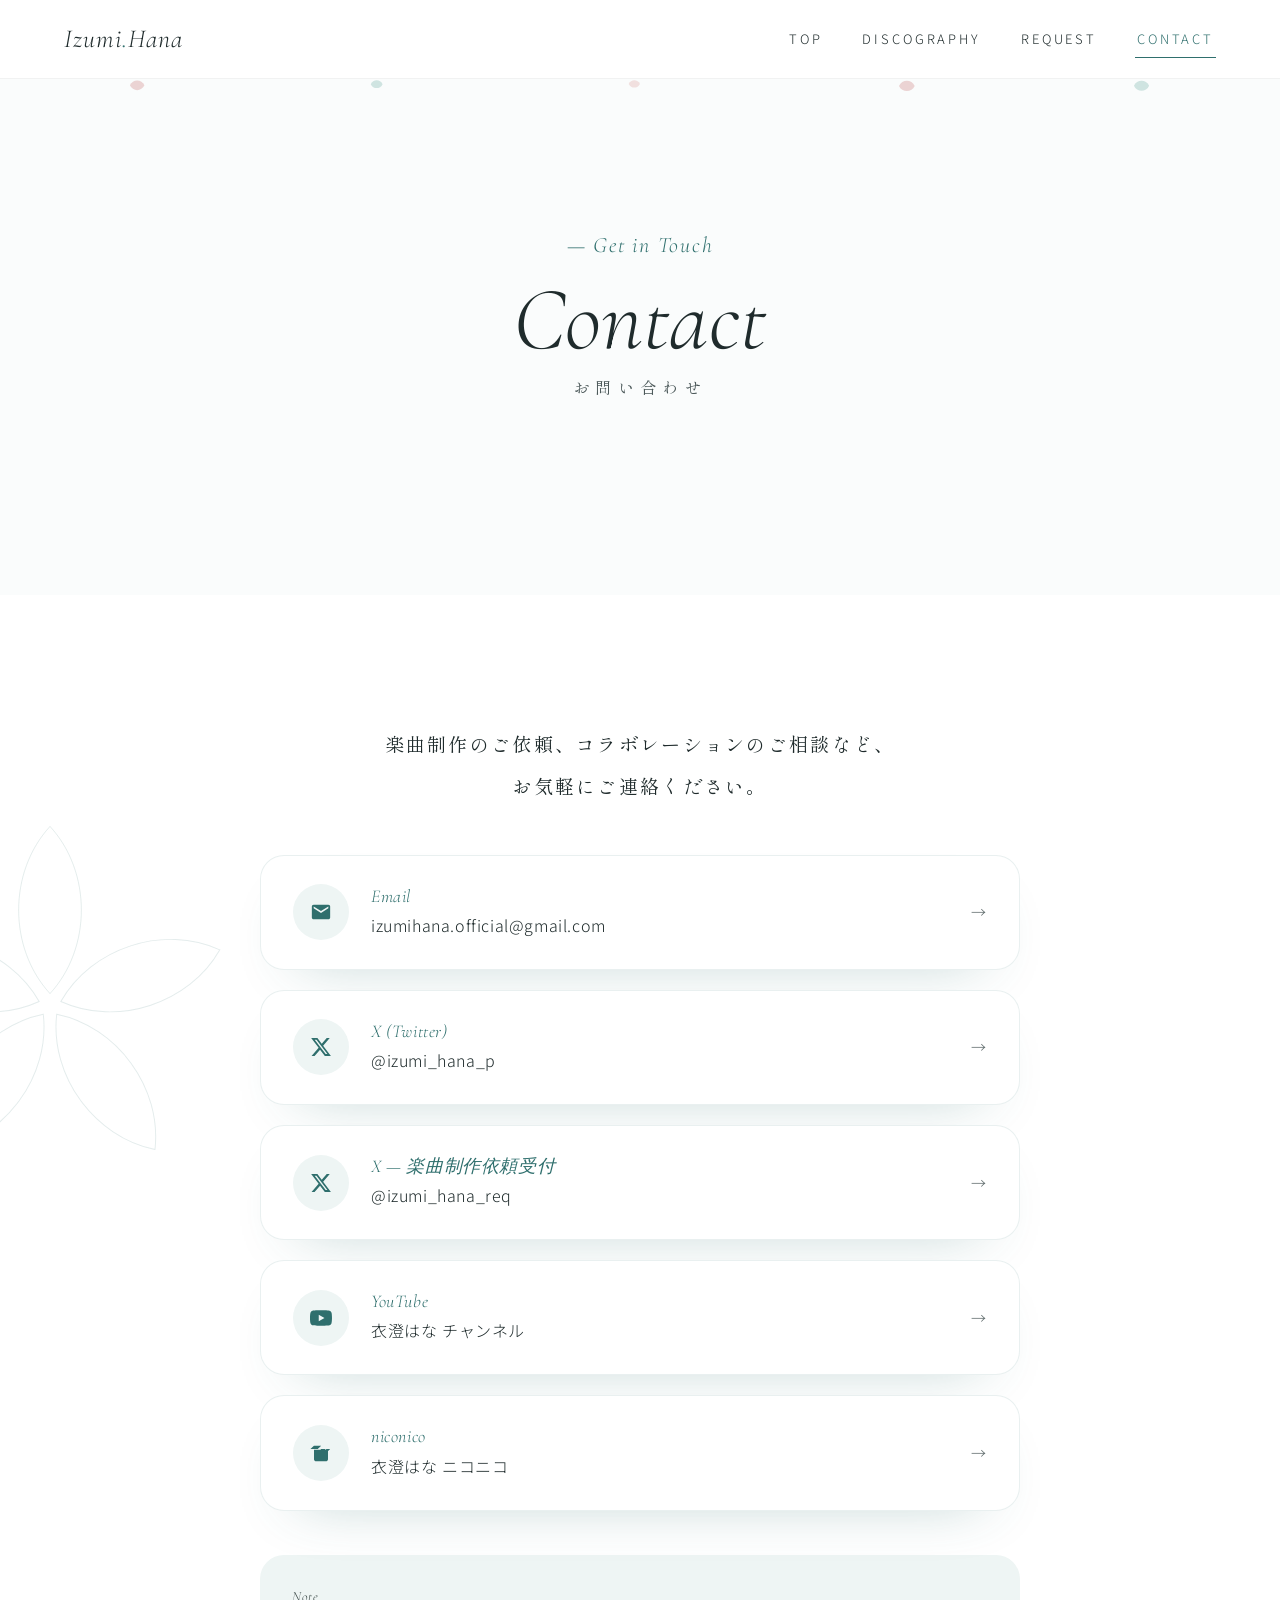
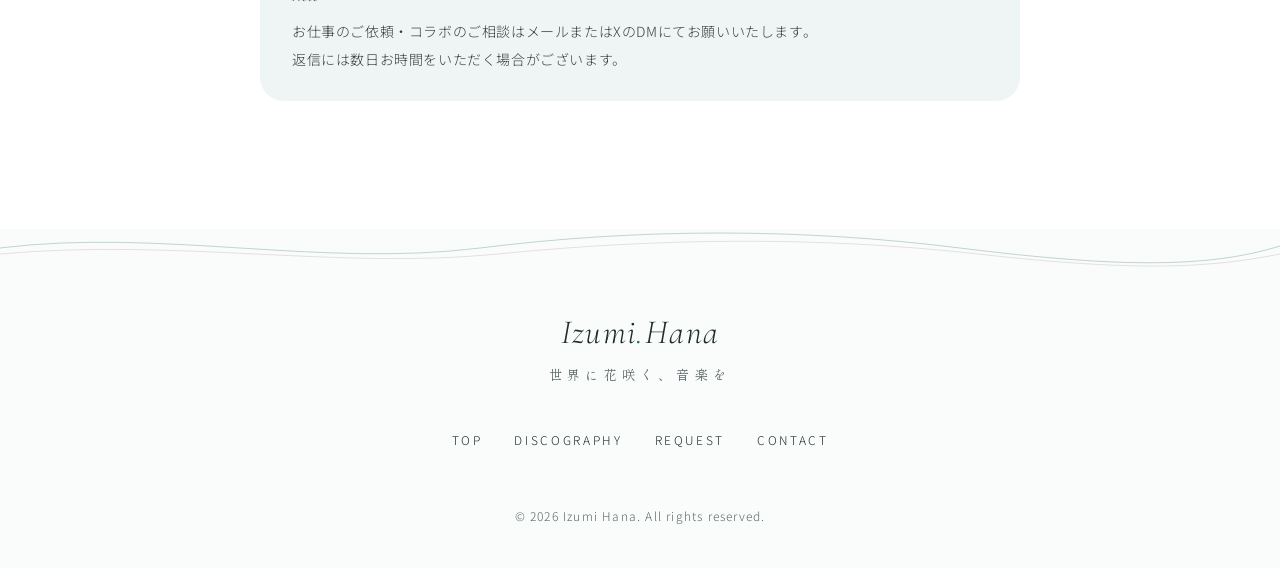
<file: contact.html>
<!DOCTYPE html>
<html lang="ja">
<head>
  <meta charset="UTF-8">
  <meta name="viewport" content="width=device-width, initial-scale=1.0">
  <title>Contact | 衣澄はな</title>
  <meta name="description" content="衣澄はな（いずみはな）へのお問い合わせ。楽曲制作のご依頼やコラボレーションのご相談はこちらから。">
  <script>document.documentElement.classList.add('js');</script>
  <link rel="preconnect" href="https://fonts.googleapis.com">
  <link rel="preconnect" href="https://fonts.gstatic.com" crossorigin>
  <link href="https://fonts.googleapis.com/css2?family=Cormorant+Garamond:ital,wght@0,300;0,400;1,300;1,400&family=Shippori+Mincho:wght@400;500&family=Noto+Sans+JP:wght@300;400;500&display=swap" rel="stylesheet">
  <link rel="stylesheet" href="css/style.css">
</head>
<body>

  <!-- ===== Header ===== -->
  <header class="header">
    <div class="container">
      <a href="index.html" class="logo">Izumi<span>.</span>Hana</a>
      <nav aria-label="メイン">
        <ul class="nav-list">
          <li><a href="index.html" class="navlink">Top</a></li>
          <li><a href="discography.html" class="navlink">Discography</a></li>
          <li><a href="request.html" class="navlink">Request</a></li>
          <li><a href="contact.html" class="navlink active" aria-current="page">Contact</a></li>
        </ul>
      </nav>
      <button class="menu-toggle" aria-label="メニューを開く" aria-expanded="false">
        <span></span><span></span><span></span>
      </button>
    </div>
  </header>

  <main>
    <!-- ===== Page Header ===== -->
    <section class="page-hero">
      <div class="petals" data-count="5" aria-hidden="true"></div>
      <div class="page-hero-inner">
        <p class="section-label rise" style="animation-delay:.1s">— Get in Touch</p>
        <h1 class="rise" style="animation-delay:.3s">Contact</h1>
        <p class="page-hero-sub rise" style="animation-delay:.5s">お問い合わせ</p>
      </div>
      <div class="pond pond--sm" aria-hidden="true">
        <span class="drop"></span>
        <span class="pring"></span>
        <span class="pring d3"></span>
      </div>
    </section>

    <!-- ===== Contact ===== -->
    <section class="section">
      <svg class="side-flower spin hide-sm" viewBox="-100 -100 200 200" aria-hidden="true">
        <g fill="none" stroke="rgba(47,111,109,.22)" stroke-width=".5">
          <path d="M0 -6C22 -30 22 -70 0 -94C-22 -70 -22 -30 0 -6Z"/>
          <path d="M0 -6C22 -30 22 -70 0 -94C-22 -70 -22 -30 0 -6Z" transform="rotate(72)"/>
          <path d="M0 -6C22 -30 22 -70 0 -94C-22 -70 -22 -30 0 -6Z" transform="rotate(144)"/>
          <path d="M0 -6C22 -30 22 -70 0 -94C-22 -70 -22 -30 0 -6Z" transform="rotate(216)"/>
          <path d="M0 -6C22 -30 22 -70 0 -94C-22 -70 -22 -30 0 -6Z" transform="rotate(288)"/>
        </g>
      </svg>

      <div class="contact-wrap">
        <p class="contact-intro reveal">楽曲制作のご依頼、コラボレーションのご相談など、<br>お気軽にご連絡ください。</p>

        <a href="mailto:izumihana.official@gmail.com" class="method reveal">
          <span class="wave" aria-hidden="true"></span>
          <span class="ic"><svg viewBox="0 0 24 24" aria-hidden="true"><path d="M20 4H4c-1.1 0-1.99.9-1.99 2L2 18c0 1.1.9 2 2 2h16c1.1 0 2-.9 2-2V6c0-1.1-.9-2-2-2zm0 4l-8 5-8-5V6l8 5 8-5v2z"/></svg></span>
          <span class="method-info">
            <span class="method-label">Email</span>
            <span class="method-value">izumihana.official@gmail.com</span>
          </span>
          <span class="arrow" aria-hidden="true">→</span>
        </a>

        <a href="https://x.com/izumi_hana_p" target="_blank" rel="noopener" class="method reveal">
          <span class="wave" aria-hidden="true"></span>
          <span class="ic"><svg viewBox="0 0 24 24" aria-hidden="true"><path d="M18.244 2.25h3.308l-7.227 8.26 8.502 11.24H16.17l-5.214-6.817L4.99 21.75H1.68l7.73-8.835L1.254 2.25H8.08l4.713 6.231zm-1.161 17.52h1.833L7.084 4.126H5.117z"/></svg></span>
          <span class="method-info">
            <span class="method-label">X (Twitter)</span>
            <span class="method-value">@izumi_hana_p</span>
          </span>
          <span class="arrow" aria-hidden="true">→</span>
        </a>

        <a href="https://x.com/izumi_hana_req" target="_blank" rel="noopener" class="method reveal">
          <span class="wave" aria-hidden="true"></span>
          <span class="ic"><svg viewBox="0 0 24 24" aria-hidden="true"><path d="M18.244 2.25h3.308l-7.227 8.26 8.502 11.24H16.17l-5.214-6.817L4.99 21.75H1.68l7.73-8.835L1.254 2.25H8.08l4.713 6.231zm-1.161 17.52h1.833L7.084 4.126H5.117z"/></svg></span>
          <span class="method-info">
            <span class="method-label">X — 楽曲制作依頼受付</span>
            <span class="method-value">@izumi_hana_req</span>
          </span>
          <span class="arrow" aria-hidden="true">→</span>
        </a>

        <a href="https://www.youtube.com/channel/UCELzzvRnGaEkKQrtYte62rw" target="_blank" rel="noopener" class="method reveal">
          <span class="wave" aria-hidden="true"></span>
          <span class="ic"><svg viewBox="0 0 24 24" aria-hidden="true"><path d="M23.498 6.186a3.016 3.016 0 0 0-2.122-2.136C19.505 3.545 12 3.545 12 3.545s-7.505 0-9.377.505A3.017 3.017 0 0 0 .502 6.186C0 8.07 0 12 0 12s0 3.93.502 5.814a3.016 3.016 0 0 0 2.122 2.136c1.871.505 9.376.505 9.376.505s7.505 0 9.377-.505a3.015 3.015 0 0 0 2.122-2.136C24 15.93 24 12 24 12s0-3.93-.502-5.814zM9.545 15.568V8.432L15.818 12l-6.273 3.568z"/></svg></span>
          <span class="method-info">
            <span class="method-label">YouTube</span>
            <span class="method-value">衣澄はな チャンネル</span>
          </span>
          <span class="arrow" aria-hidden="true">→</span>
        </a>

        <a href="https://www.nicovideo.jp/user/130683542" target="_blank" rel="noopener" class="method reveal">
          <span class="wave" aria-hidden="true"></span>
          <span class="ic"><svg viewBox="0 0 24 24" aria-hidden="true"><path d="M.4787 7.534l3.8213-3.534h4.7574l-3.8213 3.534zm7.0213-3.534h4.7574l-3.8213 3.534h-4.7574zm12.1574 4.534v9.932c0 1.392-1.1293 2.534-2.5213 2.534h-10.2722c-1.392 0-2.5213-1.142-2.5213-2.534v-9.932zm-4.85 4.57l-3.4 1.88v-3.76zm-2.607-5.57h4.7574l-3.8213 3.534h-4.7574zm5.7574 0h4.1213l-3.8213 3.534h-4.0787z"/></svg></span>
          <span class="method-info">
            <span class="method-label">niconico</span>
            <span class="method-value">衣澄はな ニコニコ</span>
          </span>
          <span class="arrow" aria-hidden="true">→</span>
        </a>

        <div class="note reveal">
          <p class="note-label">Note</p>
          <p>お仕事のご依頼・コラボのご相談はメールまたはXのDMにてお願いいたします。<br>返信には数日お時間をいただく場合がございます。</p>
        </div>
      </div>
    </section>
  </main>

  <!-- ===== Footer ===== -->
  <footer class="footer">
    <svg class="footer-wave" viewBox="0 0 1440 40" preserveAspectRatio="none" aria-hidden="true">
      <path class="shimmer" d="M0 20 C 180 0, 360 40, 540 20 S 900 0, 1080 20 S 1360 40, 1440 18" fill="none" stroke="rgba(47,111,109,.3)" stroke-width="1"/>
      <path d="M0 26 C 200 10, 380 42, 560 26 S 920 8, 1100 26 S 1360 40, 1440 26" fill="none" stroke="rgba(138,80,82,.18)" stroke-width="1"/>
    </svg>
    <p class="footer-logo">Izumi<span>.</span>Hana</p>
    <p class="footer-tag">世界に花咲く、音楽を</p>
    <nav class="footer-nav" aria-label="フッター">
      <a href="index.html" class="navlink">Top</a>
      <a href="discography.html" class="navlink">Discography</a>
      <a href="request.html" class="navlink">Request</a>
      <a href="contact.html" class="navlink">Contact</a>
    </nav>
    <p class="footer-copy">&copy; 2026 Izumi Hana. All rights reserved.</p>
  </footer>

  <script src="js/main.js"></script>
</body>
</html>
</file>
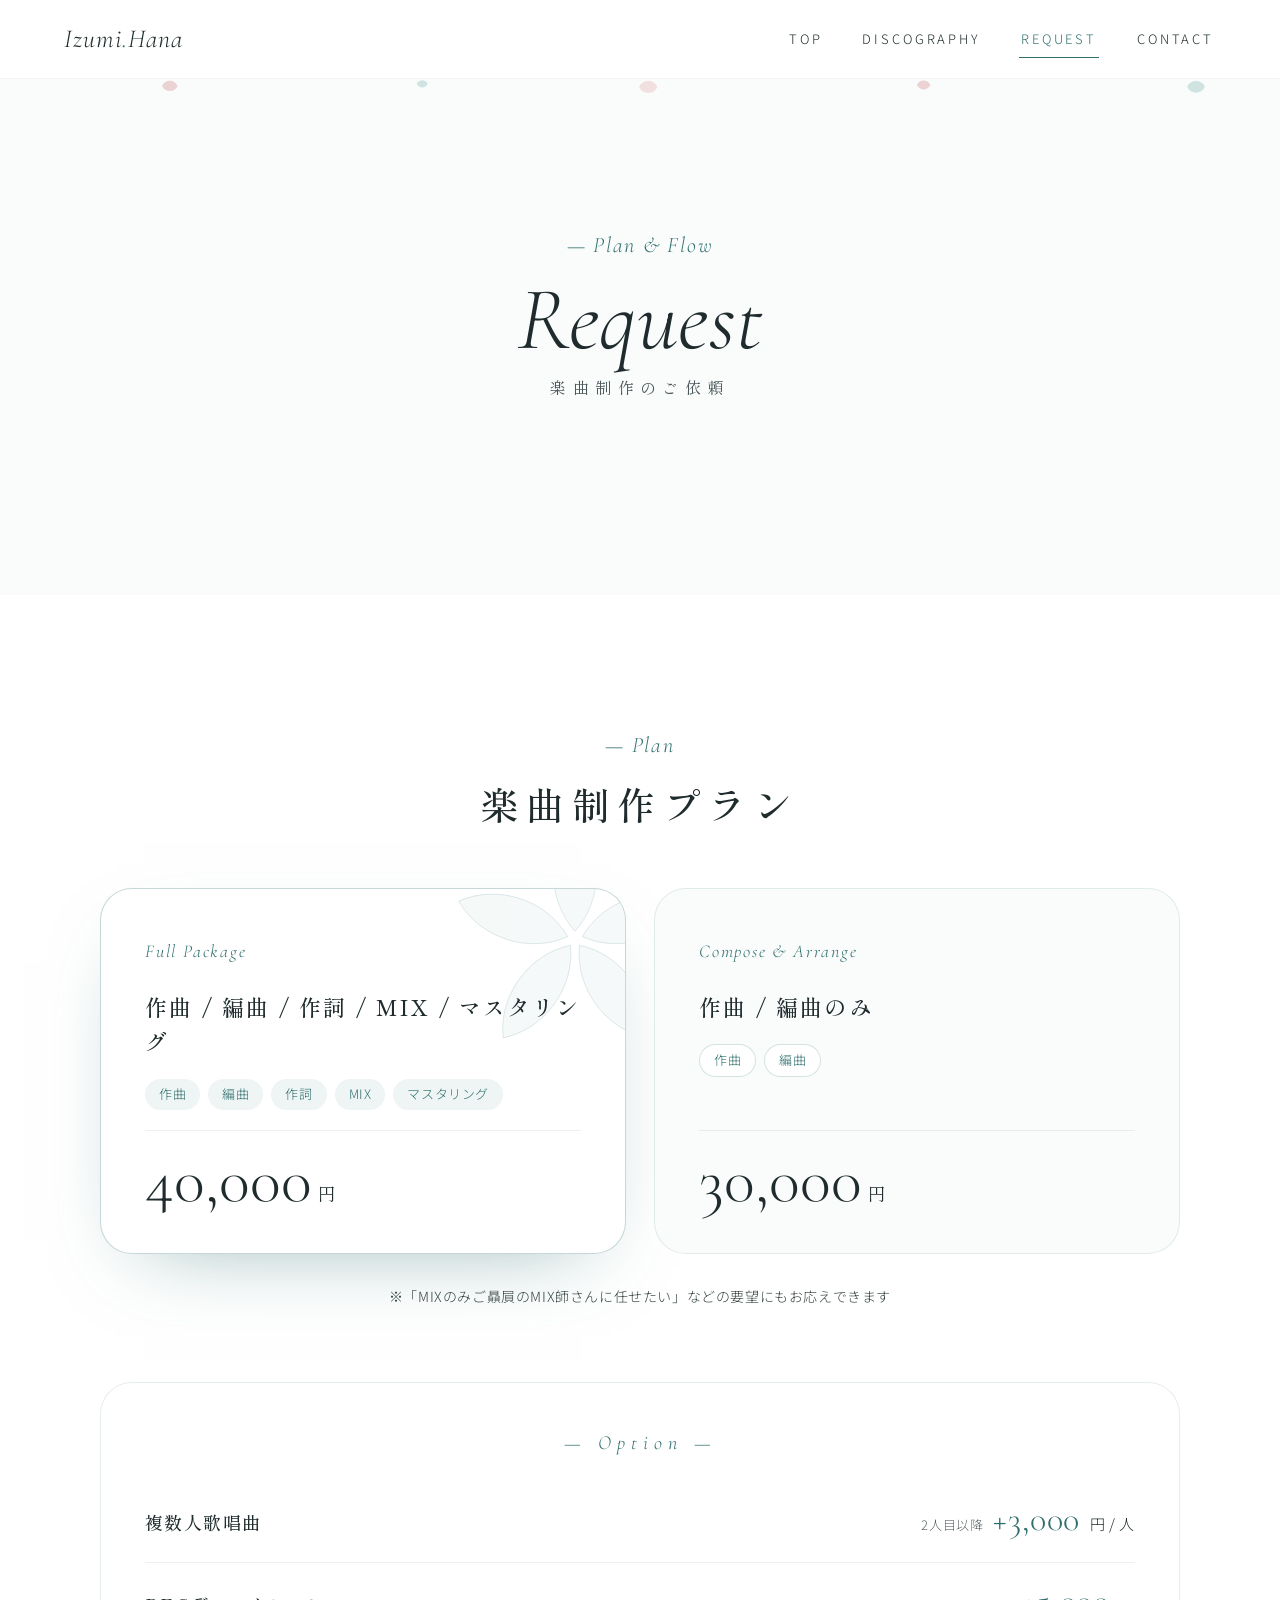
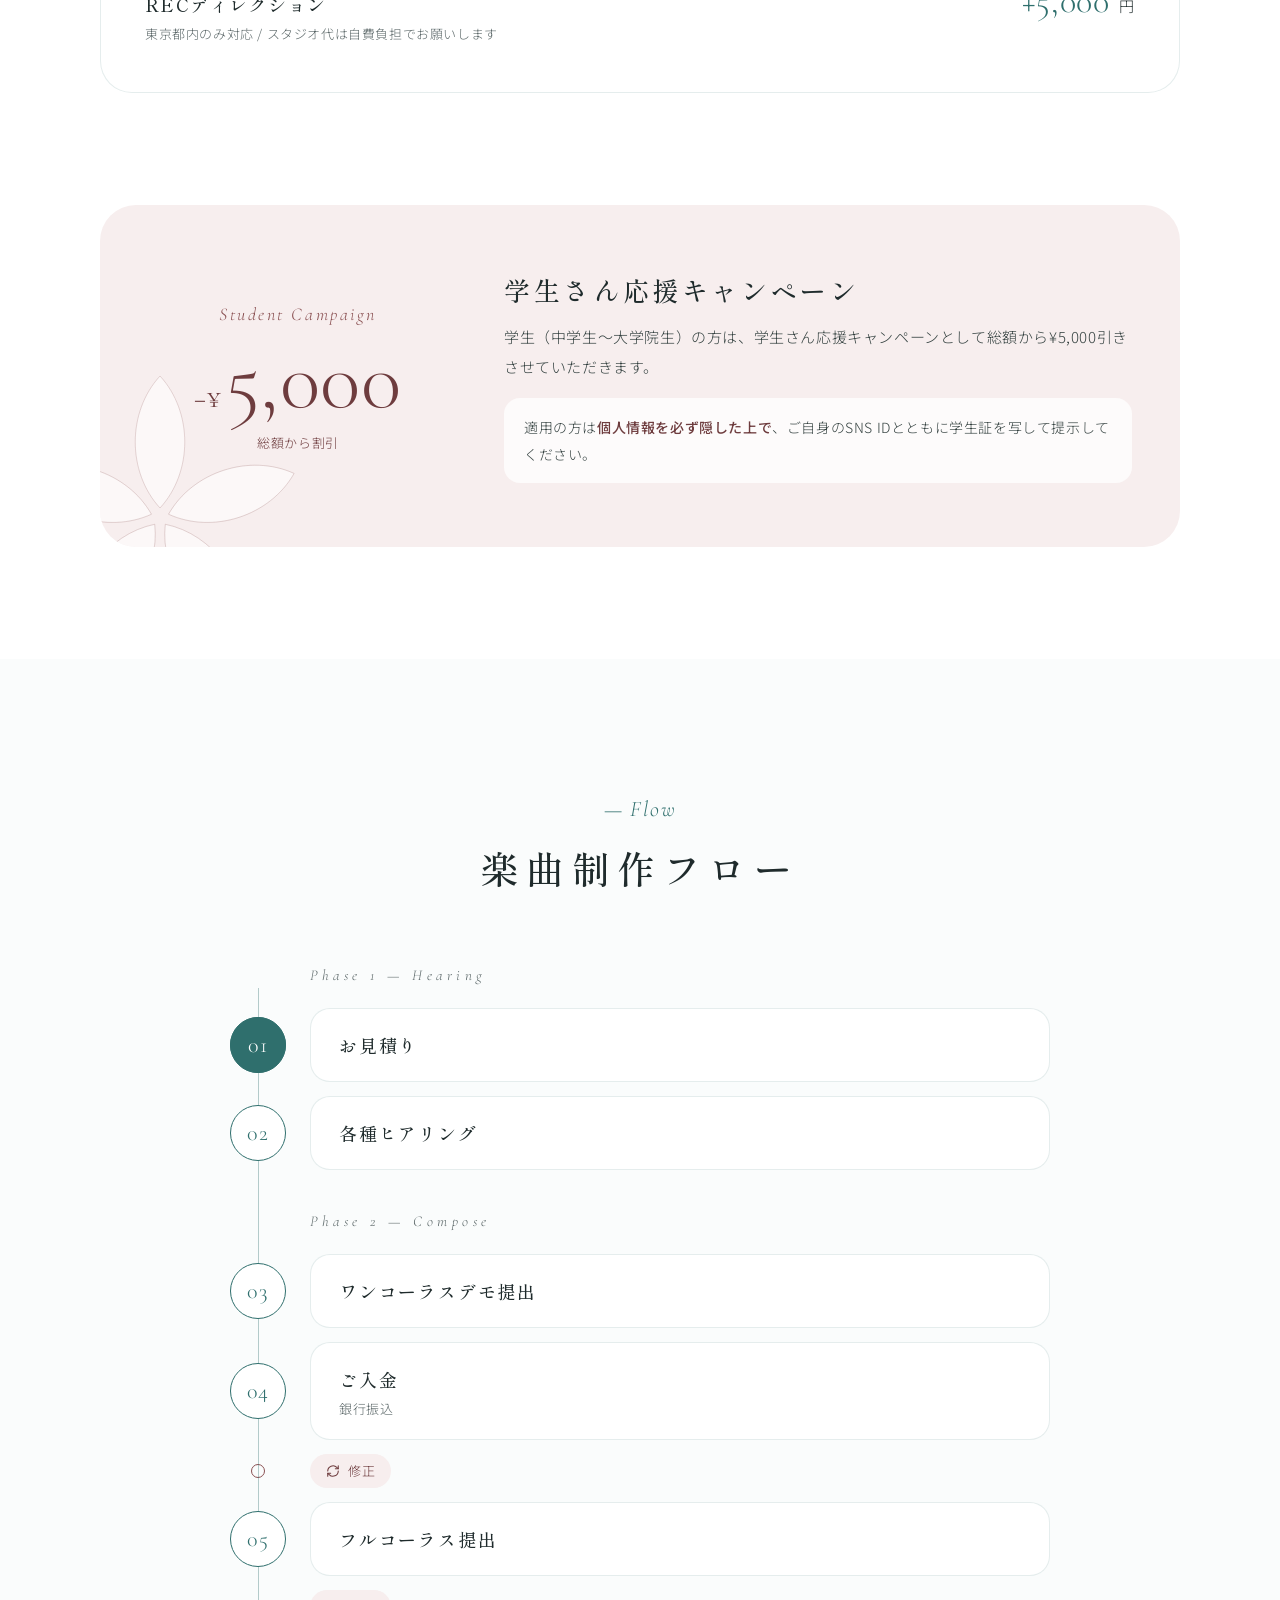
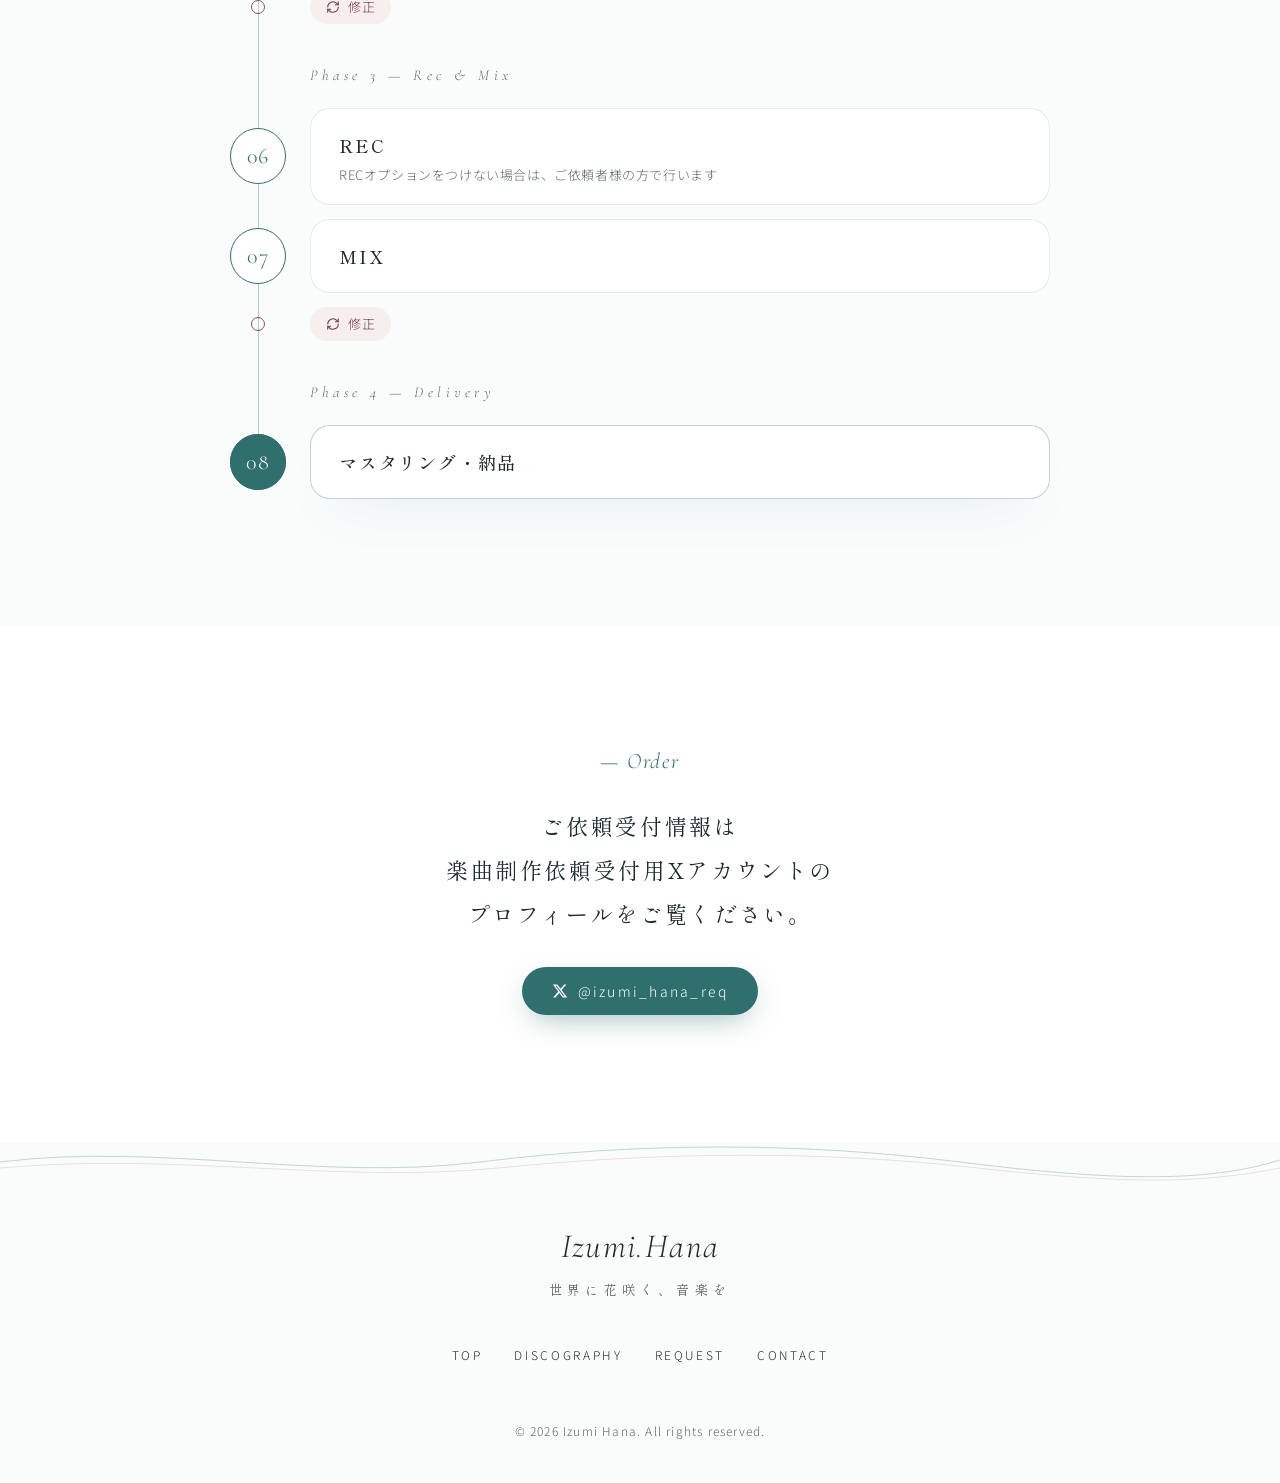
<file: request.html>
<!DOCTYPE html>
<html lang="ja">
<head>
  <meta charset="UTF-8">
  <meta name="viewport" content="width=device-width, initial-scale=1.0">
  <title>Request | 衣澄はな</title>
  <meta name="description" content="衣澄はな（いずみはな）の楽曲制作プラン・料金・制作フロー・学生割引のご案内。">
  <script>document.documentElement.classList.add('js');</script>
  <link rel="preconnect" href="https://fonts.googleapis.com">
  <link rel="preconnect" href="https://fonts.gstatic.com" crossorigin>
  <link href="https://fonts.googleapis.com/css2?family=Cormorant+Garamond:ital,wght@0,300;0,400;1,300;1,400&family=Shippori+Mincho:wght@400;500&family=Noto+Sans+JP:wght@300;400;500&display=swap" rel="stylesheet">
  <link rel="stylesheet" href="css/style.css">
</head>
<body>

  <!-- ===== Header ===== -->
  <header class="header">
    <div class="container">
      <a href="index.html" class="logo">Izumi<span>.</span>Hana</a>
      <nav aria-label="メイン">
        <ul class="nav-list">
          <li><a href="index.html" class="navlink">Top</a></li>
          <li><a href="discography.html" class="navlink">Discography</a></li>
          <li><a href="request.html" class="navlink active" aria-current="page">Request</a></li>
          <li><a href="contact.html" class="navlink">Contact</a></li>
        </ul>
      </nav>
      <button class="menu-toggle" aria-label="メニューを開く" aria-expanded="false">
        <span></span><span></span><span></span>
      </button>
    </div>
  </header>

  <main>
    <!-- ===== Page Header ===== -->
    <section class="page-hero">
      <div class="petals" data-count="5" aria-hidden="true"></div>
      <div class="page-hero-inner">
        <p class="section-label rise" style="animation-delay:.1s">— Plan &amp; Flow</p>
        <h1 class="rise" style="animation-delay:.3s">Request</h1>
        <p class="page-hero-sub rise" style="animation-delay:.5s">楽曲制作のご依頼</p>
      </div>
      <div class="pond pond--sm" aria-hidden="true">
        <span class="drop"></span>
        <span class="pring"></span>
        <span class="pring d3"></span>
      </div>
    </section>

    <!-- ===== Plan ===== -->
    <section class="section" id="plan" style="padding-bottom:5rem">
      <div class="narrow">
        <div class="section-head reveal">
          <p class="section-label">— Plan</p>
          <h2 class="section-heading">楽曲制作プラン</h2>
        </div>

        <div class="plans">
          <div class="plan plan--main reveal">
            <svg class="plan-flower spin" viewBox="-100 -100 200 200" aria-hidden="true">
              <g fill="rgba(238,245,244,.8)" stroke="rgba(47,111,109,.25)" stroke-width=".6">
                <path d="M0 -6C22 -30 22 -70 0 -94C-22 -70 -22 -30 0 -6Z"/>
                <path d="M0 -6C22 -30 22 -70 0 -94C-22 -70 -22 -30 0 -6Z" transform="rotate(72)"/>
                <path d="M0 -6C22 -30 22 -70 0 -94C-22 -70 -22 -30 0 -6Z" transform="rotate(144)"/>
                <path d="M0 -6C22 -30 22 -70 0 -94C-22 -70 -22 -30 0 -6Z" transform="rotate(216)"/>
                <path d="M0 -6C22 -30 22 -70 0 -94C-22 -70 -22 -30 0 -6Z" transform="rotate(288)"/>
              </g>
            </svg>
            <span class="plan-kind">Full Package</span>
            <h3>作曲 / 編曲 / 作詞 / MIX / マスタリング</h3>
            <div class="chips">
              <span class="chip">作曲</span><span class="chip">編曲</span><span class="chip">作詞</span><span class="chip">MIX</span><span class="chip">マスタリング</span>
            </div>
            <p class="price"><span class="num">40,000</span><span class="unit">円</span></p>
          </div>

          <div class="plan reveal" style="transition-delay:.15s">
            <span class="plan-kind">Compose &amp; Arrange</span>
            <h3>作曲 / 編曲のみ</h3>
            <div class="chips">
              <span class="chip">作曲</span><span class="chip">編曲</span>
            </div>
            <p class="price"><span class="num">30,000</span><span class="unit">円</span></p>
          </div>
        </div>

        <p class="plan-note reveal">※「MIXのみご贔屓のMIX師さんに任せたい」などの要望にもお応えできます</p>

        <div class="options reveal">
          <p class="options-title">— Option —</p>
          <div class="option-row">
            <span class="option-name"><b>複数人歌唱曲</b></span>
            <span class="option-price"><small>2人目以降</small><span class="num">+3,000</span><span>円 / 人</span></span>
          </div>
          <div class="option-row">
            <span class="option-name">
              <b>RECディレクション</b>
              <small>東京都内のみ対応 / スタジオ代は自費負担でお願いします</small>
            </span>
            <span class="option-price"><span class="num">+5,000</span><span>円</span></span>
          </div>
        </div>
      </div>
    </section>

    <!-- ===== Discount ===== -->
    <section class="discount-wrap">
      <div class="discount narrow reveal">
        <svg class="discount-flower spin" viewBox="-100 -100 200 200" aria-hidden="true">
          <g fill="rgba(255,255,255,.65)" stroke="rgba(138,80,82,.25)" stroke-width=".6">
            <path d="M0 -6C22 -30 22 -70 0 -94C-22 -70 -22 -30 0 -6Z"/>
            <path d="M0 -6C22 -30 22 -70 0 -94C-22 -70 -22 -30 0 -6Z" transform="rotate(72)"/>
            <path d="M0 -6C22 -30 22 -70 0 -94C-22 -70 -22 -30 0 -6Z" transform="rotate(144)"/>
            <path d="M0 -6C22 -30 22 -70 0 -94C-22 -70 -22 -30 0 -6Z" transform="rotate(216)"/>
            <path d="M0 -6C22 -30 22 -70 0 -94C-22 -70 -22 -30 0 -6Z" transform="rotate(288)"/>
          </g>
        </svg>
        <div class="discount-badge">
          <p class="en-label">Student Campaign</p>
          <p class="discount-amount"><span class="yen">−¥</span><span class="num">5,000</span></p>
          <small>総額から割引</small>
        </div>
        <div class="discount-body">
          <h2>学生さん応援キャンペーン</h2>
          <p>学生（中学生〜大学院生）の方は、学生さん応援キャンペーンとして総額から¥5,000引きさせていただきます。</p>
          <p class="cond">適用の方は<b>個人情報を必ず隠した上で</b>、ご自身のSNS IDとともに学生証を写して提示してください。</p>
        </div>
      </div>
    </section>

    <!-- ===== Flow ===== -->
    <section class="section section--soft" id="flow">
      <div class="section-head reveal" style="margin-bottom:64px">
        <p class="section-label">— Flow</p>
        <h2 class="section-heading">楽曲制作フロー</h2>
      </div>

      <div class="flow">
        <span class="flow-rail" aria-hidden="true"></span>
        <span class="flow-drop-track" aria-hidden="true"><span class="flow-drop"></span></span>

        <ol>
          <li class="flow-phase reveal">Phase 1 — Hearing</li>
          <li class="flow-step reveal"><span class="flow-no flow-no--key">01</span><span class="flow-card"><b>お見積り</b></span></li>
          <li class="flow-step reveal"><span class="flow-no">02</span><span class="flow-card"><b>各種ヒアリング</b></span></li>

          <li class="flow-phase reveal">Phase 2 — Compose</li>
          <li class="flow-step reveal"><span class="flow-no">03</span><span class="flow-card"><b>ワンコーラスデモ提出</b></span></li>
          <li class="flow-step reveal"><span class="flow-no">04</span><span class="flow-card"><b>ご入金</b><small>銀行振込</small></span></li>
          <li class="flow-step reveal"><span class="flow-fix-dot" aria-hidden="true"></span><span class="flow-fix"><svg width="14" height="14" viewBox="0 0 24 24" fill="none" stroke="currentColor" stroke-width="1.8" stroke-linecap="round" stroke-linejoin="round" aria-hidden="true"><path d="M3 12a9 9 0 0 1 15.5-6.2L21 8"/><path d="M21 3v5h-5"/><path d="M21 12a9 9 0 0 1-15.5 6.2L3 16"/><path d="M3 21v-5h5"/></svg>修正</span></li>
          <li class="flow-step reveal"><span class="flow-no">05</span><span class="flow-card"><b>フルコーラス提出</b></span></li>
          <li class="flow-step reveal"><span class="flow-fix-dot" aria-hidden="true"></span><span class="flow-fix"><svg width="14" height="14" viewBox="0 0 24 24" fill="none" stroke="currentColor" stroke-width="1.8" stroke-linecap="round" stroke-linejoin="round" aria-hidden="true"><path d="M3 12a9 9 0 0 1 15.5-6.2L21 8"/><path d="M21 3v5h-5"/><path d="M21 12a9 9 0 0 1-15.5 6.2L3 16"/><path d="M3 21v-5h5"/></svg>修正</span></li>

          <li class="flow-phase reveal">Phase 3 — Rec &amp; Mix</li>
          <li class="flow-step reveal"><span class="flow-no">06</span><span class="flow-card"><b>REC</b><small>RECオプションをつけない場合は、ご依頼者様の方で行います</small></span></li>
          <li class="flow-step reveal"><span class="flow-no">07</span><span class="flow-card"><b>MIX</b></span></li>
          <li class="flow-step reveal"><span class="flow-fix-dot" aria-hidden="true"></span><span class="flow-fix"><svg width="14" height="14" viewBox="0 0 24 24" fill="none" stroke="currentColor" stroke-width="1.8" stroke-linecap="round" stroke-linejoin="round" aria-hidden="true"><path d="M3 12a9 9 0 0 1 15.5-6.2L21 8"/><path d="M21 3v5h-5"/><path d="M21 12a9 9 0 0 1-15.5 6.2L3 16"/><path d="M3 21v-5h5"/></svg>修正</span></li>

          <li class="flow-phase reveal">Phase 4 — Delivery</li>
          <li class="flow-step reveal"><span class="flow-no flow-no--key">08</span><span class="flow-card flow-card--final"><b>マスタリング・納品</b></span></li>
        </ol>
      </div>
    </section>

    <!-- ===== Order ===== -->
    <section class="order">
      <div class="order-inner reveal">
        <p class="section-label">— Order</p>
        <p class="mincho">ご依頼受付情報は<br>楽曲制作依頼受付用Xアカウントの<br>プロフィールをご覧ください。</p>
        <a href="https://x.com/izumi_hana_req" target="_blank" rel="noopener" class="btn btn-fill" style="margin-top:12px">
          <svg width="16" height="16" viewBox="0 0 24 24" aria-hidden="true"><path d="M18.244 2.25h3.308l-7.227 8.26 8.502 11.24H16.17l-5.214-6.817L4.99 21.75H1.68l7.73-8.835L1.254 2.25H8.08l4.713 6.231zm-1.161 17.52h1.833L7.084 4.126H5.117z"/></svg>
          @izumi_hana_req
        </a>
      </div>
    </section>
  </main>

  <!-- ===== Footer ===== -->
  <footer class="footer">
    <svg class="footer-wave" viewBox="0 0 1440 40" preserveAspectRatio="none" aria-hidden="true">
      <path class="shimmer" d="M0 20 C 180 0, 360 40, 540 20 S 900 0, 1080 20 S 1360 40, 1440 18" fill="none" stroke="rgba(47,111,109,.3)" stroke-width="1"/>
      <path d="M0 26 C 200 10, 380 42, 560 26 S 920 8, 1100 26 S 1360 40, 1440 26" fill="none" stroke="rgba(138,80,82,.18)" stroke-width="1"/>
    </svg>
    <p class="footer-logo">Izumi<span>.</span>Hana</p>
    <p class="footer-tag">世界に花咲く、音楽を</p>
    <nav class="footer-nav" aria-label="フッター">
      <a href="index.html" class="navlink">Top</a>
      <a href="discography.html" class="navlink">Discography</a>
      <a href="request.html" class="navlink">Request</a>
      <a href="contact.html" class="navlink">Contact</a>
    </nav>
    <p class="footer-copy">&copy; 2026 Izumi Hana. All rights reserved.</p>
  </footer>

  <script src="js/main.js"></script>
</body>
</html>
</file>
<file: css/style.css>
/* ============================================
   衣澄はな - HP
   White / Flower / Water
   ============================================ */

:root {
  --bg: #ffffff;
  --bg-soft: #fafcfc;
  --mist: #eef5f4;
  --blush: #f7eeee;
  --ink: #1f2b2c;
  --ink-2: #33403f;
  --sub: #5b6768;
  --accent: #2f6f6d;
  --accent-dark: #1f4f4d;
  --rose: #8a5052;
  --rose-dark: #6e3c3e;
  --water: #8fc0bc;
  --line: rgba(31, 43, 44, 0.08);
  --line-accent: rgba(47, 111, 109, 0.12);
  --shadow: 0 30px 80px -44px rgba(47, 111, 109, 0.55);
  --ease: cubic-bezier(0.2, 0.7, 0.2, 1);
  --font-en: 'Cormorant Garamond', serif;
  --font-mincho: 'Shippori Mincho', serif;
  --font-sans: 'Noto Sans JP', sans-serif;
}

*,
*::before,
*::after { box-sizing: border-box; }

html { scroll-behavior: smooth; }

body {
  margin: 0;
  background: var(--bg);
  color: var(--ink);
  font-family: var(--font-sans);
  font-weight: 300;
  font-size: 15px;
  line-height: 2;
  letter-spacing: 0.04em;
  overflow-x: hidden;
  -webkit-font-smoothing: antialiased;
}

img { max-width: 100%; display: block; }
a { color: var(--accent); }
a:hover { color: var(--accent-dark); }
h1, h2, h3, p { margin: 0; }

.en { font-family: var(--font-en); }
.mincho { font-family: var(--font-mincho); }
.container { max-width: 1200px; margin: 0 auto; padding: 0 1.5rem; }
.section { position: relative; padding: 8rem 1.5rem; overflow: hidden; }
.section--soft { background: var(--bg-soft); }
.center { text-align: center; }

/* ---------- Section titles ---------- */
.section-label {
  font-family: var(--font-en);
  font-size: 22px;
  font-style: italic;
  color: var(--accent);
  letter-spacing: 0.08em;
}
.section-heading {
  font-family: var(--font-mincho);
  font-weight: 500;
  font-size: 38px;
  letter-spacing: 0.2em;
  line-height: 1.5;
  margin-top: 8px;
}
.section-head { text-align: center; margin-bottom: 56px; }

/* ---------- Header ---------- */
.header {
  position: sticky;
  top: 0;
  z-index: 100;
  border-bottom: 1px solid rgba(31, 43, 44, 0.06);
  transition: box-shadow 0.5s var(--ease);
}
/* すりガラスは疑似要素に持たせる（header自体に backdrop-filter を付けると
   中の position: fixed なメニューが header 基準になり見切れるため） */
.header::before {
  content: '';
  position: absolute;
  inset: 0;
  z-index: -1;
  background: rgba(255, 255, 255, 0.72);
  backdrop-filter: blur(18px);
  -webkit-backdrop-filter: blur(18px);
  pointer-events: none;
}
.header.scrolled { box-shadow: 0 10px 40px -30px rgba(47, 111, 109, 0.5); }
.header .container {
  display: flex;
  align-items: center;
  justify-content: space-between;
  gap: 24px;
  padding-top: 14px;
  padding-bottom: 14px;
}
.logo {
  font-family: var(--font-en);
  font-size: 26px;
  font-style: italic;
  letter-spacing: 0.04em;
  line-height: 1.2;
  color: var(--ink);
  text-decoration: none;
}
.logo span { color: var(--accent); }
.logo:hover { color: var(--ink); }

.nav-list {
  display: flex;
  gap: 36px;
  margin: 0;
  padding: 0;
  list-style: none;
  font-size: 13px;
  letter-spacing: 0.22em;
  text-transform: uppercase;
}
.navlink {
  position: relative;
  display: inline-block;
  padding: 12px 2px;
  color: var(--ink);
  text-decoration: none;
}
.navlink::after {
  content: '';
  position: absolute;
  left: 0;
  right: 0;
  bottom: 6px;
  height: 1px;
  background: currentColor;
  transform: scaleX(0);
  transform-origin: right;
  transition: transform 0.5s var(--ease);
}
.navlink:hover,
.navlink.active { color: var(--accent); }
.navlink:hover::after,
.navlink.active::after { transform: scaleX(1); transform-origin: left; }

.menu-toggle {
  display: none;
  position: relative;
  z-index: 120;
  width: 44px;
  height: 44px;
  padding: 0;
  border: 0;
  background: none;
  cursor: pointer;
}
.menu-toggle span {
  position: absolute;
  left: 11px;
  width: 22px;
  height: 1px;
  background: var(--ink);
  transition: transform 0.4s var(--ease), opacity 0.3s;
}
.menu-toggle span:nth-child(1) { top: 16px; }
.menu-toggle span:nth-child(2) { top: 22px; }
.menu-toggle span:nth-child(3) { top: 28px; }
.menu-toggle.active span:nth-child(1) { transform: translateY(6px) rotate(45deg); }
.menu-toggle.active span:nth-child(2) { opacity: 0; }
.menu-toggle.active span:nth-child(3) { transform: translateY(-6px) rotate(-45deg); }

/* ---------- Buttons ---------- */
.btn {
  display: inline-flex;
  align-items: center;
  justify-content: center;
  gap: 10px;
  min-height: 48px;
  padding: 0 30px;
  border-radius: 999px;
  font-size: 14px;
  letter-spacing: 0.16em;
  text-decoration: none;
  transition: all 0.5s var(--ease);
}
.btn svg { fill: currentColor; }
.btn-fill {
  background: var(--accent);
  color: #fff;
  box-shadow: 0 10px 30px -10px rgba(47, 111, 109, 0.55);
}
.btn-fill:hover {
  color: #fff;
  transform: translateY(-2px);
  box-shadow: 0 16px 40px -12px rgba(47, 111, 109, 0.6);
}
.btn-line { border: 1px solid rgba(31, 43, 44, 0.25); color: var(--ink); }
.btn-line:hover { border-color: var(--accent); color: var(--accent); }

/* ---------- Keyframes ---------- */
@keyframes rise { from { opacity: 0; transform: translateY(28px); } to { opacity: 1; transform: none; } }
@keyframes ring { 0% { transform: scale(1); opacity: 0; } 12% { opacity: 0.75; } 100% { transform: scale(1.85); opacity: 0; } }
@keyframes ring-soft { 0% { transform: scale(0.4); opacity: 0; } 15% { opacity: 0.8; } 100% { transform: scale(1.6); opacity: 0; } }
@keyframes breathe { 0%, 100% { transform: scale(1.04); } 50% { transform: scale(1.1); } }
@keyframes spin { to { transform: rotate(360deg); } }
@keyframes draw { 0% { stroke-dashoffset: 1; opacity: 0; } 10% { opacity: 1; } 60%, 100% { stroke-dashoffset: 0; opacity: 1; } }
@keyframes bloom { 0% { transform: scale(0.2); opacity: 0; } 100% { transform: scale(1); opacity: 1; } }
@keyframes drop { 0% { transform: translateY(0) scaleY(1.2); opacity: 0; } 8% { opacity: 0.95; } 30% { transform: translateY(var(--fall, 240px)) scaleY(1.3); opacity: 0.95; } 31%, 100% { transform: translateY(var(--fall, 240px)); opacity: 0; } }
@keyframes pring { 0%, 30% { transform: scale(0.02); opacity: 0; } 31% { opacity: 0.9; } 100% { transform: scale(1); opacity: 0; } }
@keyframes splash { 0%, 30% { transform: translateY(0) scale(0); opacity: 0; } 32% { opacity: 1; transform: translateY(0) scale(1); } 45% { transform: translateY(-26px) scale(0.8); opacity: 0.8; } 58%, 100% { transform: translateY(0) scale(0.3); opacity: 0; } }
@keyframes fall { from { transform: translateY(-60px); } to { transform: translateY(var(--fall-to, 1000px)); } }
@keyframes sway { 0%, 100% { transform: translateX(-30px) rotate(-30deg) rotateY(0); } 50% { transform: translateX(40px) rotate(40deg) rotateY(160deg); } }
@keyframes shimmer { 0%, 100% { opacity: 0.35; } 50% { opacity: 0.8; } }
@keyframes flow { 0% { top: 0; opacity: 0; } 6% { opacity: 1; } 94% { opacity: 1; } 100% { top: 100%; opacity: 0; } }
@keyframes pulse { 0% { transform: scale(1); opacity: 0.6; } 100% { transform: scale(2.4); opacity: 0; } }
@keyframes hring { 0% { opacity: 0; transform: scale(0.3); } 20% { opacity: 1; } 100% { opacity: 0; transform: scale(1.4); } }
@keyframes skeleton { 0% { background-position: 200% 0; } 100% { background-position: -200% 0; } }

.rise { animation: rise 1.4s var(--ease) both; }
.spin { animation: spin 80s linear infinite; }
.spin-r { animation: spin 120s linear infinite reverse; }

/* scroll reveal (JS adds .visible) */
.js .reveal { opacity: 0; transform: translateY(28px); transition: opacity 1.2s var(--ease), transform 1.2s var(--ease); }
.js .reveal.visible { opacity: 1; transform: none; }

/* ---------- Petals ---------- */
.petals { position: absolute; inset: 0; overflow: hidden; pointer-events: none; }
.petal { position: absolute; top: 0; animation: fall linear infinite; }
.petal > span { display: block; animation: sway ease-in-out infinite; }
.petal svg { display: block; }

/* ---------- Hero ---------- */
.hero {
  position: relative;
  min-height: 880px;
  padding: 6rem 1.5rem 11rem;
  display: flex;
  align-items: center;
  overflow: hidden;
}
.hero-inner {
  position: relative;
  width: 100%;
  max-width: 1200px;
  margin: 0 auto;
  display: flex;
  flex-wrap: wrap;
  align-items: center;
  justify-content: space-between;
  gap: 3rem 2rem;
}
.hero-copy { flex: 1 1 420px; min-width: 0; display: flex; flex-direction: column; gap: 22px; }
.hero-eyebrow {
  display: flex;
  align-items: center;
  gap: 16px;
  color: var(--accent);
  font-size: 12px;
  font-weight: 400;
  letter-spacing: 0.4em;
  text-transform: uppercase;
}
.hero-eyebrow::before { content: ''; width: 48px; height: 1px; background: currentColor; }
.hero-title {
  font-family: var(--font-en);
  font-weight: 300;
  font-style: italic;
  font-size: clamp(4rem, 8.4vw, 8.25rem);
  line-height: 0.95;
  letter-spacing: -0.01em;
}
.hero-name { margin-top: 6px; font-family: var(--font-mincho); font-size: 20px; letter-spacing: 0.5em; color: #4a5758; }
.hero-tagline { font-family: var(--font-mincho); font-size: clamp(1.25rem, 2vw, 1.6rem); letter-spacing: 0.2em; line-height: 1.8; }
.hero-actions { display: flex; flex-wrap: wrap; gap: 14px; margin-top: 18px; }

.hero-visual {
  flex: 1 1 480px;
  min-width: 0;
  position: relative;
  height: 640px;
  display: flex;
  align-items: center;
  justify-content: center;
}
.ring {
  position: absolute;
  left: 50%;
  top: 50%;
  width: 460px;
  height: 460px;
  margin: -230px 0 0 -230px;
  border-radius: 50%;
  border: 1px solid rgba(47, 111, 109, 0.35);
  opacity: 0;
  animation: ring 7.5s cubic-bezier(0.2, 0.6, 0.3, 1) infinite;
}
.ring:nth-child(2) { animation-delay: 2.5s; border-color: rgba(47, 111, 109, 0.3); }
.ring:nth-child(3) { animation-delay: 5s; border-color: rgba(138, 80, 82, 0.25); }
.orbit { position: absolute; left: 50%; top: 50%; width: 560px; height: 560px; margin: -280px 0 0 -280px; }
.orb {
  position: relative;
  width: 440px;
  height: 440px;
  border-radius: 50%;
  overflow: hidden;
  border: 10px solid #fff;
  box-shadow: 0 40px 90px -30px rgba(47, 111, 109, 0.45), 0 0 0 1px rgba(47, 111, 109, 0.12);
  animation: bloom 2.4s var(--ease) 0.5s both;
}
.orb img { width: 100%; height: 100%; object-fit: cover; object-position: 70% 40%; animation: breathe 14s ease-in-out infinite; }
.flower-hero { position: absolute; left: 0; bottom: 40px; width: 230px; height: 230px; }
.flower-hero .draw { stroke-dasharray: 1; stroke-dashoffset: 1; animation: draw 6s cubic-bezier(0.4, 0, 0.2, 1) both; }
.flower-small { position: absolute; right: 30px; top: 40px; width: 90px; height: 90px; }

/* pond + drop */
.pond { position: absolute; left: 50%; bottom: 36px; width: 360px; height: 150px; margin-left: -180px; pointer-events: none; }
.drop {
  position: absolute;
  left: 50%;
  top: -170px;
  width: 9px;
  height: 13px;
  margin-left: -4.5px;
  background: var(--water);
  border-radius: 50% 50% 50% 50% / 62% 62% 38% 38%;
  opacity: 0;
  animation: drop 4.2s cubic-bezier(0.55, 0, 1, 0.45) infinite;
}
.splash { position: absolute; top: 66px; border-radius: 50%; background: var(--water); opacity: 0; animation: splash 4.2s ease-out infinite; }
.pring {
  position: absolute;
  left: 50%;
  top: 70px;
  width: 340px;
  height: 70px;
  margin: -35px 0 0 -170px;
  border-radius: 50%;
  border: 1px solid rgba(47, 111, 109, 0.55);
  opacity: 0;
  animation: pring 4.2s cubic-bezier(0.1, 0.6, 0.3, 1) infinite;
}
.pring.d2 { animation-delay: 0.35s; border-color: rgba(47, 111, 109, 0.4); }
.pring.d3 { animation-delay: 0.7s; border-color: rgba(138, 80, 82, 0.3); }
.scroll-label { position: absolute; left: 0; right: 0; bottom: 0; text-align: center; font-size: 11px; letter-spacing: 0.45em; text-transform: uppercase; color: var(--sub); }

/* small pond used in page headers */
.pond--sm { position: relative; left: auto; bottom: auto; width: 260px; height: 90px; margin: 30px auto -40px; }
.pond--sm .drop { top: -110px; width: 8px; height: 12px; margin-left: -4px; --fall: 150px; }
.pond--sm .pring { top: 40px; width: 240px; height: 50px; margin: -25px 0 0 -120px; }

/* ---------- Page header ---------- */
.page-hero { position: relative; padding: 9rem 1.5rem 7rem; text-align: center; background: var(--bg-soft); overflow: hidden; }
.page-hero .petal { --fall-to: 700px; }
.page-hero-inner { position: relative; }
.page-hero h1 {
  margin: 6px 0 4px;
  font-family: var(--font-en);
  font-size: clamp(3.5rem, 7vw, 6.5rem);
  font-weight: 300;
  font-style: italic;
  line-height: 1.05;
}
.page-hero-sub { font-family: var(--font-mincho); font-size: 16px; letter-spacing: 0.4em; color: #4a5758; }
.page-flower { position: absolute; left: 50%; top: 50%; width: 520px; height: 520px; margin: -260px 0 0 -260px; opacity: 0.55; }

/* ---------- About ---------- */
.about-flower { position: absolute; right: -120px; top: -60px; width: 420px; height: 420px; opacity: 0.5; }
.about-grid { position: relative; max-width: 1120px; margin: 0 auto; display: flex; flex-wrap: wrap; gap: 4rem; align-items: flex-start; }
.about-text { flex: 1 1 380px; min-width: 0; display: flex; flex-direction: column; gap: 20px; }
.about-name { font-family: var(--font-mincho); font-size: 48px; font-weight: 500; letter-spacing: 0.14em; line-height: 1.4; }
.about-kana { margin-top: -10px; font-size: 13px; letter-spacing: 0.4em; color: var(--sub); }
.about-desc { margin-top: 18px; font-size: 16px; line-height: 2.3; color: var(--ink-2); }
.about-card {
  flex: 1 1 440px;
  min-width: 0;
  padding: 12px 36px;
  border-radius: 28px;
  background: #fff;
  border: 1px solid rgba(47, 111, 109, 0.08);
  box-shadow: 0 30px 80px -40px rgba(47, 111, 109, 0.35);
}
.about-card dl { margin: 0; }
.detail-row { display: flex; flex-wrap: wrap; gap: 4px 24px; padding: 22px 0; border-bottom: 1px solid var(--line); }
.detail-row:last-child { border-bottom: 0; }
.detail-row dt { width: 130px; font-family: var(--font-en); font-size: 17px; font-style: italic; color: var(--accent); }
.detail-row dd { margin: 0; flex: 1 1 200px; }
.tags { display: flex; flex-wrap: wrap; gap: 8px; }
.tag { padding: 4px 16px; border-radius: 999px; background: var(--mist); color: var(--accent); font-size: 13px; line-height: 1.9; }

/* ---------- Latest ---------- */
.latest { overflow: hidden; }
.latest-rings { position: absolute; left: 50%; top: 58%; width: 0; height: 0; pointer-events: none; }
.latest-rings span {
  position: absolute;
  width: 900px;
  height: 900px;
  margin: -450px 0 0 -450px;
  border-radius: 50%;
  border: 1px solid rgba(47, 111, 109, 0.16);
  opacity: 0;
  animation: ring 10s cubic-bezier(0.2, 0.6, 0.3, 1) infinite;
}
.latest-rings span:nth-child(2) { animation-delay: 3.3s; }
.latest-rings span:nth-child(3) { animation-delay: 6.6s; border-color: rgba(138, 80, 82, 0.12); }
.latest-inner { position: relative; max-width: 960px; margin: 0 auto; display: flex; flex-direction: column; align-items: center; gap: 18px; text-align: center; }
#latest-video { width: 100%; margin-top: 36px; }
.video-embed {
  position: relative;
  width: 100%;
  aspect-ratio: 16 / 9;
  border-radius: 28px;
  overflow: hidden;
  background: #f2f7f6;
  border: 10px solid #fff;
  box-shadow: 0 50px 100px -50px rgba(47, 111, 109, 0.5), 0 0 0 1px rgba(47, 111, 109, 0.1);
}
.video-embed iframe { position: absolute; inset: 0; width: 100%; height: 100%; border: 0; }
.video-embed--lazy { cursor: pointer; }
.video-embed--lazy img { position: absolute; inset: 0; width: 100%; height: 100%; object-fit: cover; transition: transform 1.2s var(--ease); }
.video-embed--lazy:hover img { transform: scale(1.03); }
.play-circle {
  position: absolute;
  left: 50%;
  top: 50%;
  width: 84px;
  height: 84px;
  margin: -42px 0 0 -42px;
  border-radius: 50%;
  background: rgba(255, 255, 255, 0.92);
  color: var(--accent);
  display: flex;
  align-items: center;
  justify-content: center;
  box-shadow: 0 16px 40px -16px rgba(47, 111, 109, 0.5);
  transition: transform 0.6s var(--ease);
}
.play-circle svg { width: 22px; height: 26px; fill: currentColor; margin-left: 4px; }
.video-embed--lazy:hover .play-circle { transform: scale(1.1); }
.play-circle::before,
.play-circle::after {
  content: '';
  position: absolute;
  inset: 0;
  border-radius: 50%;
  border: 1px solid rgba(255, 255, 255, 0.9);
  animation: pulse 3s ease-out infinite;
}
.play-circle::after { animation-delay: 1.5s; }
.video-caption { margin-top: 18px; font-family: var(--font-mincho); font-size: 17px; letter-spacing: 0.08em; }
.video-caption a { text-decoration: none; }

/* ---------- CTA band ---------- */
.cta-wrap { padding: 0 1.5rem 7rem; }
.cta-band {
  position: relative;
  overflow: hidden;
  max-width: 1120px;
  margin: 0 auto;
  border-radius: 36px;
  background: var(--mist);
  padding: 4.5rem 3rem;
  display: flex;
  flex-wrap: wrap;
  align-items: center;
  justify-content: space-between;
  gap: 2rem;
}
.cta-band > * { position: relative; }
.cta-band .cta-flower { position: absolute; right: -60px; bottom: -110px; width: 320px; height: 320px; opacity: 0.8; }
.cta-text { flex: 1 1 420px; min-width: 0; }
.cta-text h2 { margin: 8px 0 10px; font-family: var(--font-mincho); font-size: 32px; font-weight: 500; letter-spacing: 0.14em; line-height: 1.5; }
.cta-text p { color: var(--ink-2); }

/* ---------- SNS ---------- */
.sns-section { padding: 2rem 1.5rem 8rem; text-align: center; }
.sns-section .section-heading { margin: 10px 0 40px; font-size: 36px; letter-spacing: 0.24em; }
.sns-list { display: flex; justify-content: center; flex-wrap: wrap; gap: 40px; }
.sns-item { display: flex; flex-direction: column; align-items: center; gap: 12px; }
.sns-item span { font-family: var(--font-en); font-size: 15px; font-style: italic; color: var(--sub); }
.sns {
  width: 64px;
  height: 64px;
  border-radius: 50%;
  display: flex;
  align-items: center;
  justify-content: center;
  border: 1px solid rgba(47, 111, 109, 0.25);
  color: var(--accent);
  background: #fff;
  transition: all 0.5s var(--ease);
}
.sns:hover { background: var(--accent); color: #fff; transform: translateY(-3px); }
.sns svg { width: 22px; height: 22px; fill: currentColor; }

/* ---------- Footer ---------- */
.footer { position: relative; background: var(--bg-soft); padding: 5rem 1.5rem 2.5rem; text-align: center; }
.footer-wave { position: absolute; left: 0; top: -1px; width: 100%; height: 40px; display: block; }
.footer-wave .shimmer { animation: shimmer 5s ease-in-out infinite; }
.footer-logo { font-family: var(--font-en); font-size: 34px; font-style: italic; letter-spacing: 0.04em; line-height: 1.4; }
.footer-logo span { color: var(--accent); }
.footer-tag { margin: 6px 0 28px; font-family: var(--font-mincho); font-size: 13px; letter-spacing: 0.4em; color: var(--sub); }
.footer-nav { display: flex; flex-wrap: wrap; justify-content: center; gap: 0 28px; font-size: 12px; letter-spacing: 0.22em; text-transform: uppercase; }
.footer-copy { margin-top: 40px; font-size: 12px; color: var(--sub); letter-spacing: 0.1em; }

/* ---------- Discography ---------- */
.disco-grid { display: grid; grid-template-columns: repeat(auto-fill, minmax(min(100%, 320px), 1fr)); gap: 56px 36px; }
.disco-card { display: flex; flex-direction: column; gap: 16px; cursor: pointer; transition: transform 0.6s var(--ease); }
.disco-card:hover { transform: translateY(-6px); }
.disco-card .thumbnail {
  position: relative;
  aspect-ratio: 16 / 9;
  border-radius: 22px;
  overflow: hidden;
  background: #f2f7f6;
  border: 1px solid rgba(47, 111, 109, 0.1);
  transition: box-shadow 0.6s;
}
.disco-card:hover .thumbnail { box-shadow: 0 30px 60px -30px rgba(47, 111, 109, 0.55); }
.disco-card .thumbnail img { width: 100%; height: 100%; object-fit: cover; transition: transform 1.2s var(--ease); }
.disco-card:hover .thumbnail img { transform: scale(1.05); }
.disco-card .thumbnail iframe { position: absolute; inset: 0; width: 100%; height: 100%; border: 0; }
.t-ring {
  position: absolute;
  left: 50%;
  top: 50%;
  width: 220px;
  height: 220px;
  margin: -110px 0 0 -110px;
  border-radius: 50%;
  border: 1px solid rgba(255, 255, 255, 0.8);
  opacity: 0;
  pointer-events: none;
}
.disco-card:hover .t-ring { animation: ring-soft 2.6s ease-out infinite; }
.disco-card:hover .t-ring + .t-ring { animation-delay: 1.3s; }
.disco-card .play {
  position: absolute;
  left: 50%;
  top: 50%;
  width: 60px;
  height: 60px;
  margin: -30px 0 0 -30px;
  border-radius: 50%;
  background: rgba(255, 255, 255, 0.92);
  display: flex;
  align-items: center;
  justify-content: center;
  color: var(--accent);
  box-shadow: 0 14px 30px -14px rgba(47, 111, 109, 0.6);
  transition: transform 0.6s var(--ease);
}
.disco-card .play svg { width: 14px; height: 16px; fill: currentColor; margin-left: 3px; }
.disco-card:hover .play { transform: scale(1.12); }
.card-info { display: flex; align-items: baseline; gap: 16px; padding: 0 4px; }
.card-no { font-family: var(--font-en); font-size: 28px; font-style: italic; color: var(--accent); line-height: 1; }
.card-body { display: flex; flex-direction: column; gap: 2px; min-width: 0; }
.card-title { font-family: var(--font-mincho); font-size: 18px; font-weight: 500; letter-spacing: 0.06em; line-height: 1.6; }
.card-meta { font-size: 13px; color: var(--sub); }
.skeleton { background: linear-gradient(90deg, #f2f7f6 25%, #e6efee 50%, #f2f7f6 75%); background-size: 200% 100%; animation: skeleton 1.5s infinite; }

/* ---------- Contact ---------- */
.contact-wrap { position: relative; max-width: 760px; margin: 0 auto; display: flex; flex-direction: column; gap: 20px; }
.contact-intro { margin-bottom: 28px; text-align: center; font-family: var(--font-mincho); font-size: 19px; line-height: 2.2; letter-spacing: 0.12em; }
.side-flower { position: absolute; left: -140px; top: 220px; width: 380px; height: 380px; opacity: 0.6; }
.method {
  position: relative;
  overflow: hidden;
  display: flex;
  align-items: center;
  gap: 22px;
  padding: 28px 32px;
  border-radius: 24px;
  background: #fff;
  border: 1px solid rgba(47, 111, 109, 0.1);
  color: var(--ink);
  text-decoration: none;
  box-shadow: 0 24px 60px -40px rgba(47, 111, 109, 0.45);
  transition: all 0.6s var(--ease);
}
.method:hover { transform: translateY(-4px); border-color: rgba(47, 111, 109, 0.3); color: var(--ink); box-shadow: 0 34px 70px -36px rgba(47, 111, 109, 0.55); }
.method .ic { flex: none; width: 56px; height: 56px; border-radius: 50%; background: var(--mist); color: var(--accent); display: flex; align-items: center; justify-content: center; transition: all 0.6s; }
.method:hover .ic { background: var(--accent); color: #fff; }
.method .ic svg { width: 22px; height: 22px; fill: currentColor; }
.method-info { display: flex; flex-direction: column; min-width: 0; }
.method-label { font-family: var(--font-en); font-size: 18px; font-style: italic; color: var(--accent); line-height: 1.4; }
.method-value { font-size: 16px; overflow-wrap: anywhere; }
.method .arrow { margin-left: auto; color: var(--sub); transition: transform 0.6s var(--ease); }
.method:hover .arrow { transform: translateX(6px); color: var(--accent); }
.method .wave { position: absolute; right: -60px; top: 50%; width: 160px; height: 160px; margin-top: -80px; border-radius: 50%; border: 1px solid rgba(47, 111, 109, 0.18); opacity: 0; }
.method:hover .wave { animation: hring 1.6s ease-out infinite; }
.note { margin-top: 24px; padding: 28px 32px; border-radius: 24px; background: var(--mist); }
.note-label { margin-bottom: 6px; font-family: var(--font-en); font-size: 18px; font-style: italic; color: var(--accent); }
.note p { font-size: 14px; color: var(--ink-2); line-height: 2; }

/* ---------- Request ---------- */
.narrow { max-width: 1080px; margin: 0 auto; }
.plans { display: flex; flex-wrap: wrap; gap: 28px; align-items: stretch; }
.plan {
  position: relative;
  overflow: hidden;
  flex: 1 1 420px;
  min-width: 0;
  padding: 44px 44px 40px;
  border-radius: 32px;
  background: var(--bg-soft);
  border: 1px solid var(--line-accent);
  display: flex;
  flex-direction: column;
  gap: 20px;
  transition: transform 0.6s var(--ease), box-shadow 0.6s;
}
.plan:hover { transform: translateY(-6px); box-shadow: var(--shadow); }
.plan--main { background: #fff; border-color: rgba(47, 111, 109, 0.28); box-shadow: var(--shadow); }
.plan > * { position: relative; }
.plan .plan-flower { position: absolute; right: -80px; top: -80px; width: 260px; height: 260px; opacity: 0.7; }
.plan-kind { font-family: var(--font-en); font-size: 18px; font-style: italic; color: var(--accent); letter-spacing: 0.1em; }
.plan h3 { font-family: var(--font-mincho); font-size: 22px; font-weight: 500; letter-spacing: 0.1em; line-height: 1.6; }
.chips { display: flex; flex-wrap: wrap; gap: 8px; }
.chip { padding: 3px 14px; border-radius: 999px; font-size: 13px; line-height: 1.9; background: var(--mist); color: var(--accent); }
.plan:not(.plan--main) .chip { background: #fff; border: 1px solid rgba(47, 111, 109, 0.2); }
.price { margin-top: auto; padding-top: 18px; border-top: 1px solid var(--line); display: flex; align-items: baseline; gap: 6px; }
.price .num { font-family: var(--font-en); font-size: 64px; font-weight: 300; line-height: 1; letter-spacing: 0; }
.price .unit { font-family: var(--font-mincho); font-size: 18px; }
.plan-note { margin-top: 28px; text-align: center; font-size: 14px; color: var(--ink-2); }
.options { margin-top: 72px; border-radius: 32px; border: 1px solid var(--line-accent); background: #fff; padding: 40px 44px; }
.options-title { margin-bottom: 18px; text-align: center; font-family: var(--font-en); font-size: 20px; font-style: italic; letter-spacing: 0.3em; color: var(--accent); }
.option-row { display: flex; flex-wrap: wrap; align-items: baseline; justify-content: space-between; gap: 6px 24px; padding: 22px 0; border-bottom: 1px solid var(--line); }
.option-row:last-child { border-bottom: 0; padding-bottom: 6px; }
.option-name { display: flex; flex-direction: column; }
.option-name b { font-family: var(--font-mincho); font-size: 18px; font-weight: 500; letter-spacing: 0.08em; }
.option-name small, .option-price small { font-size: 13px; color: var(--sub); line-height: 1.8; }
.option-price { display: flex; align-items: baseline; gap: 10px; flex-wrap: wrap; }
.option-price .num { font-family: var(--font-en); font-size: 34px; line-height: 1; color: var(--accent); }

.discount-wrap { padding: 2rem 1.5rem 7rem; }
.discount {
  position: relative;
  overflow: hidden;
  border-radius: 36px;
  background: var(--blush);
  padding: 4rem 3rem;
  display: flex;
  flex-wrap: wrap;
  align-items: center;
  gap: 2.5rem 3.5rem;
}
.discount > * { position: relative; }
.discount .discount-flower { position: absolute; left: -90px; bottom: -120px; width: 300px; height: 300px; opacity: 0.9; }
.discount-badge { flex: 0 1 300px; text-align: center; color: var(--rose-dark); }
.discount-badge .en-label { font-family: var(--font-en); font-size: 18px; font-style: italic; letter-spacing: 0.14em; color: var(--rose); }
.discount-amount { margin-top: 6px; display: flex; align-items: baseline; justify-content: center; gap: 4px; font-family: var(--font-en); }
.discount-amount .yen { font-size: 30px; line-height: 1; }
.discount-amount .num { font-size: 84px; font-weight: 300; line-height: 1; }
.discount-badge small { display: block; margin-top: 8px; font-size: 13px; }
.discount-body { flex: 1 1 380px; min-width: 0; }
.discount-body h2 { margin-bottom: 12px; font-family: var(--font-mincho); font-size: 26px; font-weight: 500; letter-spacing: 0.14em; line-height: 1.6; }
.discount-body p { color: var(--ink-2); }
.discount-body .cond { margin-top: 16px; padding: 16px 20px; border-radius: 16px; background: rgba(255, 255, 255, 0.75); font-size: 14px; line-height: 1.9; }
.discount-body .cond b { font-weight: 500; color: var(--rose-dark); }

.flow { position: relative; max-width: 820px; margin: 0 auto; }
.flow-rail { position: absolute; left: 27px; top: 28px; bottom: 28px; width: 2px; background: linear-gradient(rgba(47, 111, 109, 0.35), rgba(47, 111, 109, 0.35)) center / 1px 100% no-repeat; }
.flow-drop-track { position: absolute; left: 22px; top: 28px; bottom: 28px; width: 12px; }
.flow-drop { position: absolute; left: 2px; width: 8px; height: 12px; margin-top: -6px; background: var(--water); border-radius: 50% 50% 50% 50% / 62% 62% 38% 38%; opacity: 0; animation: flow 9s cubic-bezier(0.45, 0, 0.55, 1) infinite; }
.flow ol { list-style: none; margin: 0; padding: 0; display: flex; flex-direction: column; gap: 14px; }
.flow-phase { padding: 22px 0 4px 80px; font-family: var(--font-en); font-size: 15px; font-style: italic; letter-spacing: 0.3em; color: var(--sub); }
.flow-phase:first-child { padding-top: 0; }
.flow-step { display: flex; align-items: center; gap: 24px; }
.flow-no {
  position: relative;
  flex: none;
  width: 56px;
  height: 56px;
  border-radius: 50%;
  background: #fff;
  border: 1px solid var(--accent);
  color: var(--accent);
  display: flex;
  align-items: center;
  justify-content: center;
  font-family: var(--font-en);
  font-size: 22px;
}
.flow-no--key { background: var(--accent); color: #fff; }
.flow-no--key::after { content: ''; position: absolute; inset: -1px; border-radius: 50%; border: 1px solid var(--accent); animation: pulse 3s ease-out infinite; }
.flow-card {
  flex: 1 1 auto;
  min-width: 0;
  padding: 18px 28px;
  border-radius: 20px;
  background: #fff;
  border: 1px solid var(--line-accent);
  display: flex;
  flex-direction: column;
  transition: transform 0.6s var(--ease), box-shadow 0.6s;
}
.flow-card:hover { transform: translateX(6px); box-shadow: 0 24px 50px -30px rgba(47, 111, 109, 0.5); }
.flow-card b { font-family: var(--font-mincho); font-size: 18px; font-weight: 500; letter-spacing: 0.1em; }
.flow-card small { font-size: 13px; color: var(--sub); line-height: 1.8; }
.flow-card--final { border-color: rgba(47, 111, 109, 0.3); box-shadow: 0 24px 50px -34px rgba(47, 111, 109, 0.6); }
.flow-fix-dot { flex: none; width: 56px; display: flex; justify-content: center; }
.flow-fix-dot::before { content: ''; width: 14px; height: 14px; border-radius: 50%; background: var(--bg-soft); border: 1px solid var(--rose); }
.flow-fix { display: inline-flex; align-items: center; gap: 8px; padding: 4px 16px; border-radius: 999px; background: var(--blush); color: var(--rose-dark); font-size: 13px; }

.order { padding: 7rem 1.5rem 8rem; text-align: center; }
.order-inner { max-width: 720px; margin: 0 auto; display: flex; flex-direction: column; align-items: center; gap: 20px; }
.order-inner .mincho { font-size: 22px; letter-spacing: 0.12em; line-height: 2; }

/* ---------- 1st Album ---------- */
.album-grid { position: relative; max-width: 1120px; margin: 0 auto; display: flex; flex-wrap: wrap; align-items: center; gap: 4rem 5rem; }
.album-cover { position: relative; flex: 0 1 440px; min-width: 0; margin: 0 auto; }
.album-ring {
  position: absolute; left: 50%; top: 50%; width: 100%; aspect-ratio: 1; transform-origin: center;
  translate: -50% -50%; border-radius: 50%; border: 1px solid rgba(47, 111, 109, 0.3);
  opacity: 0; animation: ring 8s cubic-bezier(0.2, 0.6, 0.3, 1) infinite; pointer-events: none;
}
.album-ring.r2 { animation-delay: 4s; border-color: rgba(138, 80, 82, 0.25); }
.album-art {
  position: relative; aspect-ratio: 1; border-radius: 24px; overflow: hidden; background: var(--mist);
  border: 10px solid #fff; box-shadow: 0 50px 100px -50px rgba(47, 111, 109, 0.6), 0 0 0 1px rgba(47, 111, 109, 0.1);
  transition: transform 0.8s var(--ease);
}
.album-cover:hover .album-art { transform: translateY(-6px) rotate(-1deg); }
.album-art img { position: absolute; inset: 0; width: 100%; height: 100%; object-fit: cover; }
.album-art-ph { position: absolute; inset: 0; display: flex; flex-direction: column; align-items: center; justify-content: center; gap: 18px; }
.album-art-ph svg { width: 55%; height: auto; }
.album-art-ph span { font-family: var(--font-en); font-size: 26px; font-style: italic; color: var(--accent); letter-spacing: 0.06em; }
.album-text { flex: 1 1 420px; min-width: 0; display: flex; flex-direction: column; gap: 18px; }
.album-title { font-family: var(--font-en); font-weight: 300; font-style: italic; font-size: clamp(3rem, 6vw, 5.25rem); line-height: 1; letter-spacing: 0; }
.album-meta { display: flex; flex-wrap: wrap; gap: 6px 0; font-size: 13px; letter-spacing: 0.16em; color: var(--sub); }
.album-meta span + span::before { content: '·'; margin: 0 12px; color: var(--accent); }
.album-desc { color: var(--ink-2); line-height: 2.1; }
.album-note { font-size: 12px; color: var(--sub); line-height: 1.9; }
.tracklist { list-style: none; margin: 4px 0 0; padding: 0; border-top: 1px solid var(--line); }
.tracklist li {
  display: flex; flex-wrap: wrap; align-items: baseline; gap: 2px 16px; padding: 12px 8px;
  border-bottom: 1px solid var(--line); transition: background 0.4s, padding 0.4s var(--ease);
}
.tracklist li:hover { background: rgba(238, 245, 244, 0.7); padding-left: 16px; }
.tr-no { width: 26px; font-family: var(--font-en); font-style: italic; font-size: 17px; color: var(--accent); }
.tr-title { flex: 1 1 200px; min-width: 0; font-size: 15px; font-weight: 400; }
.tr-feat { font-size: 12px; color: var(--sub); }
@media (max-width: 760px) {
  .album-grid { gap: 3rem; }
  .album-cover { flex-basis: 100%; max-width: 340px; }
  .tr-feat { flex-basis: 100%; padding-left: 42px; }
}

/* ---------- Responsive ---------- */
@media (max-width: 860px) {
  .menu-toggle { display: block; }
  .nav-list {
    position: fixed;
    top: 0;
    left: 0;
    width: 100%;
    height: 100vh;
    height: 100dvh;
    overflow-y: auto;
    padding: 80px 0 40px;
    z-index: 110;
    flex-direction: column;
    align-items: center;
    justify-content: center;
    gap: 18px;
    background: rgba(255, 255, 255, 0.96);
    backdrop-filter: blur(20px);
    -webkit-backdrop-filter: blur(20px);
    font-size: 15px;
    opacity: 0;
    visibility: hidden;
    transition: opacity 0.5s var(--ease), visibility 0.5s;
  }
  .nav-list.open { opacity: 1; visibility: visible; }
}

@media (max-width: 760px) {
  body { font-size: 14px; }
  .section { padding: 5.5rem 1.25rem; }
  .section-heading { font-size: 30px; }
  .hero { min-height: auto; padding: 4rem 1.25rem 10rem; }
  .hero-visual { height: 440px; }
  .orb { width: 300px; height: 300px; }
  .ring { width: 300px; height: 300px; margin: -150px 0 0 -150px; }
  .flower-hero { width: 150px; height: 150px; left: -4px; bottom: 20px; }
  .hide-sm { display: none; }
  .about-name { font-size: 38px; }
  .about-card { padding: 8px 24px; }
  .cta-band, .discount { padding: 3rem 1.75rem; border-radius: 28px; }
  .plan, .options { padding: 32px 26px; }
  .price .num { font-size: 52px; }
  .method { padding: 22px; gap: 16px; }
  .flow-phase { padding-left: 72px; }
  .flow-step { gap: 16px; }
  .flow-card { padding: 14px 20px; }
}

@media (prefers-reduced-motion: reduce) {
  *, *::before, *::after { animation: none !important; transition: none !important; }
  .js .reveal, .orb, .rise { opacity: 1; transform: none; }
  .ring, .pring, .drop, .splash, .petals, .flow-drop, .t-ring, .latest-rings, .album-ring { display: none; }
  .flower-hero .draw { stroke-dashoffset: 0; }
}
</file>
